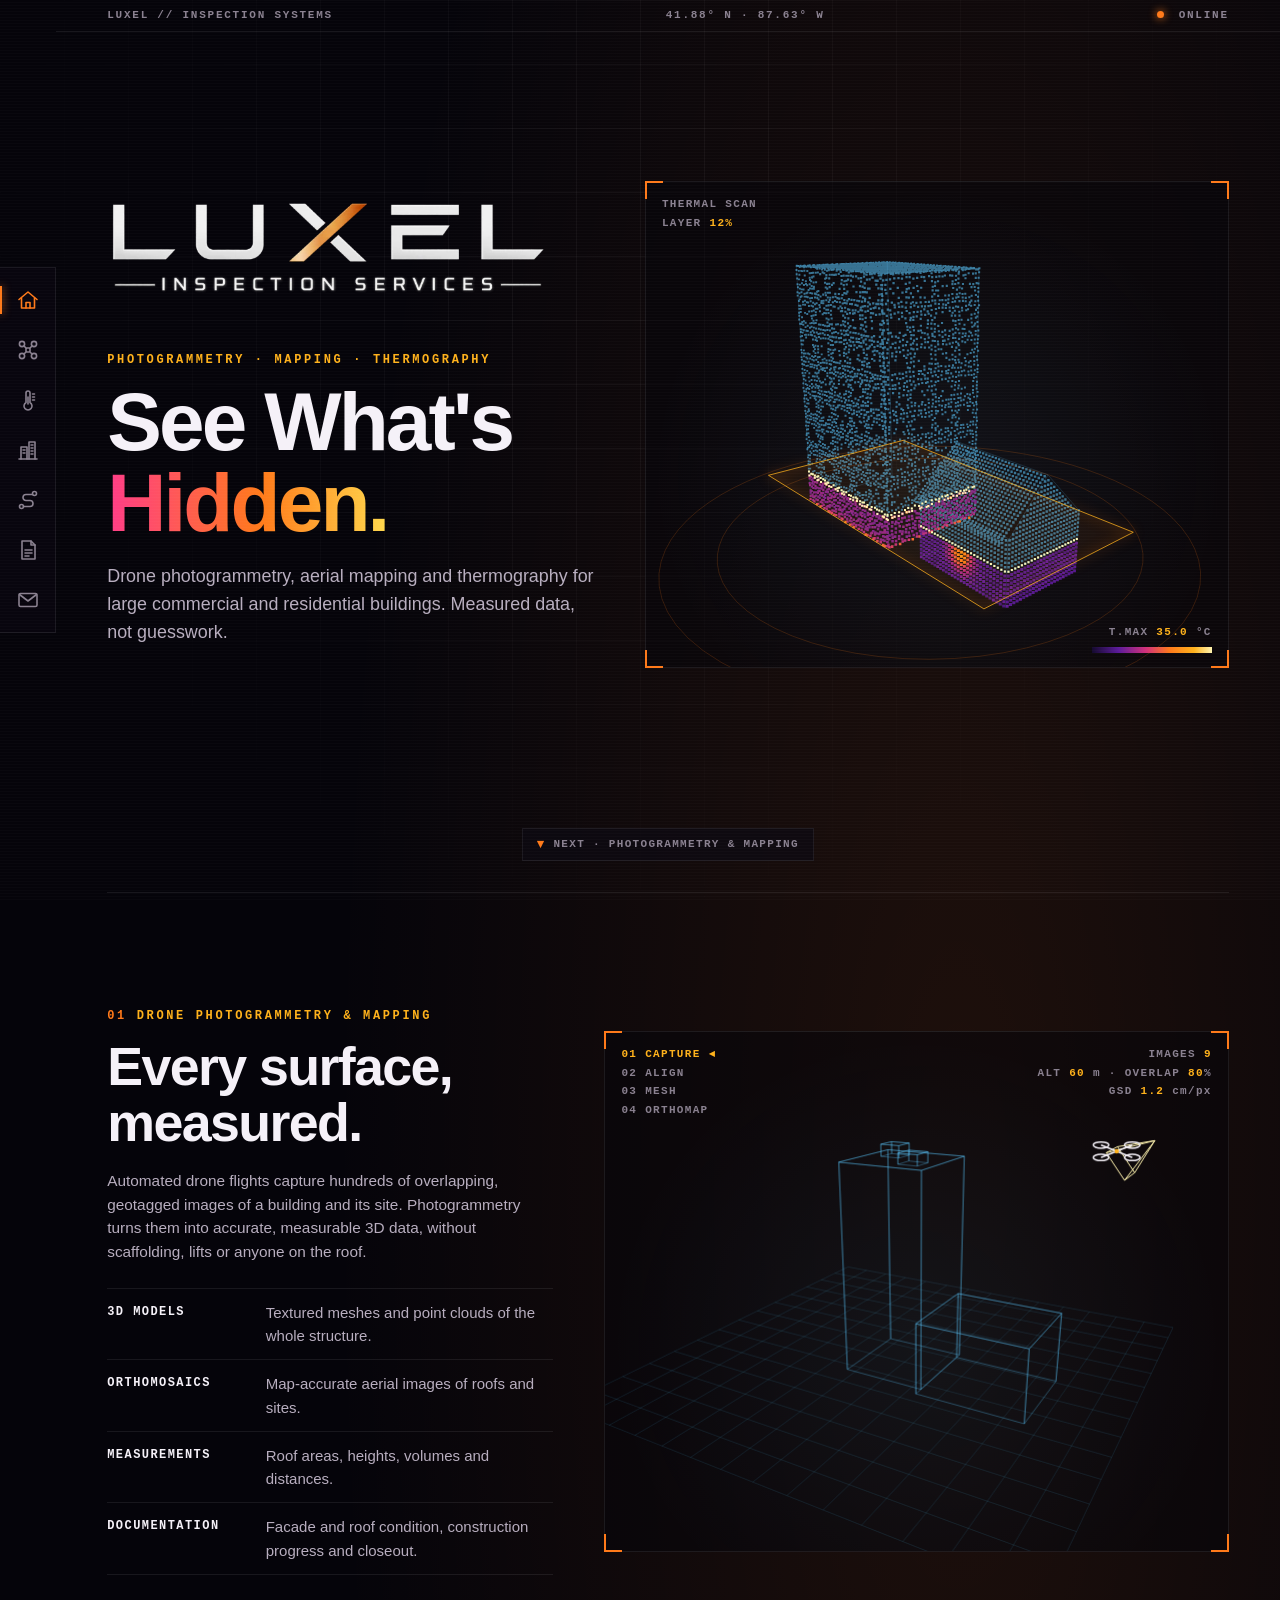
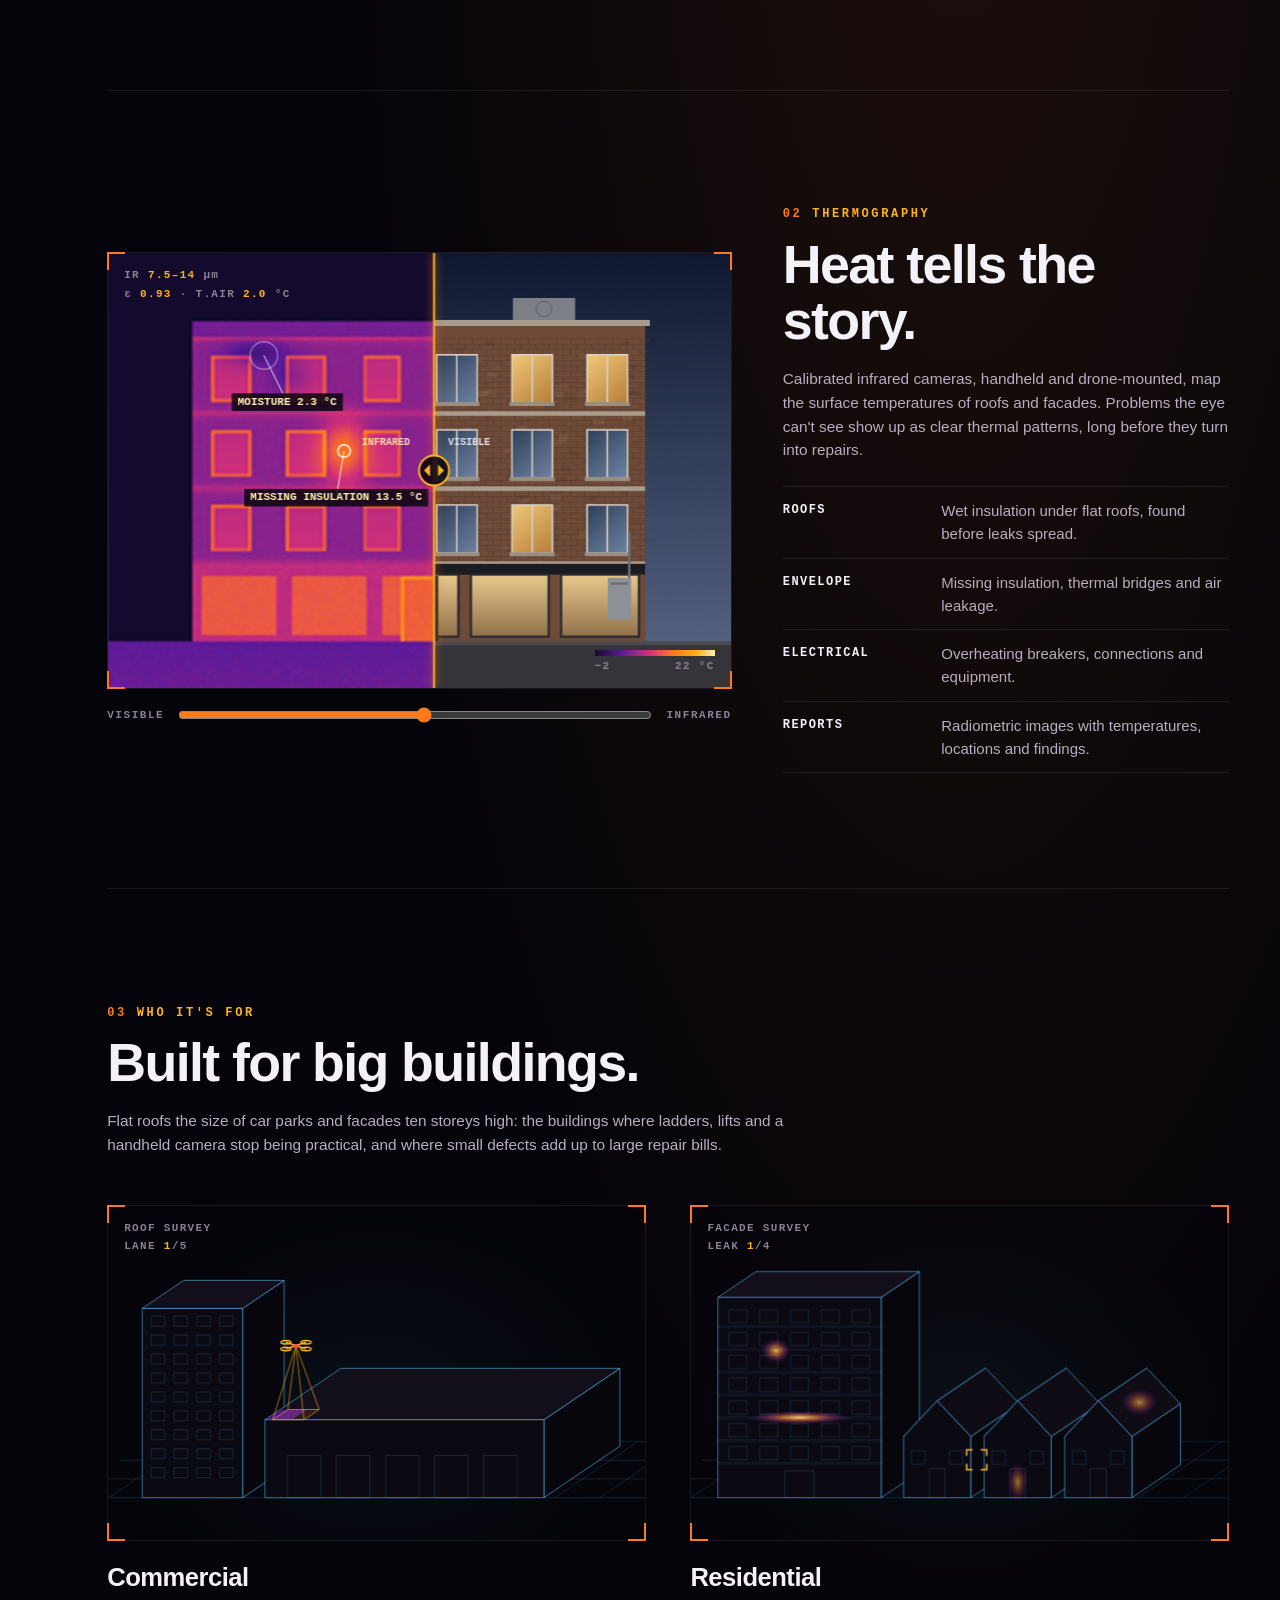
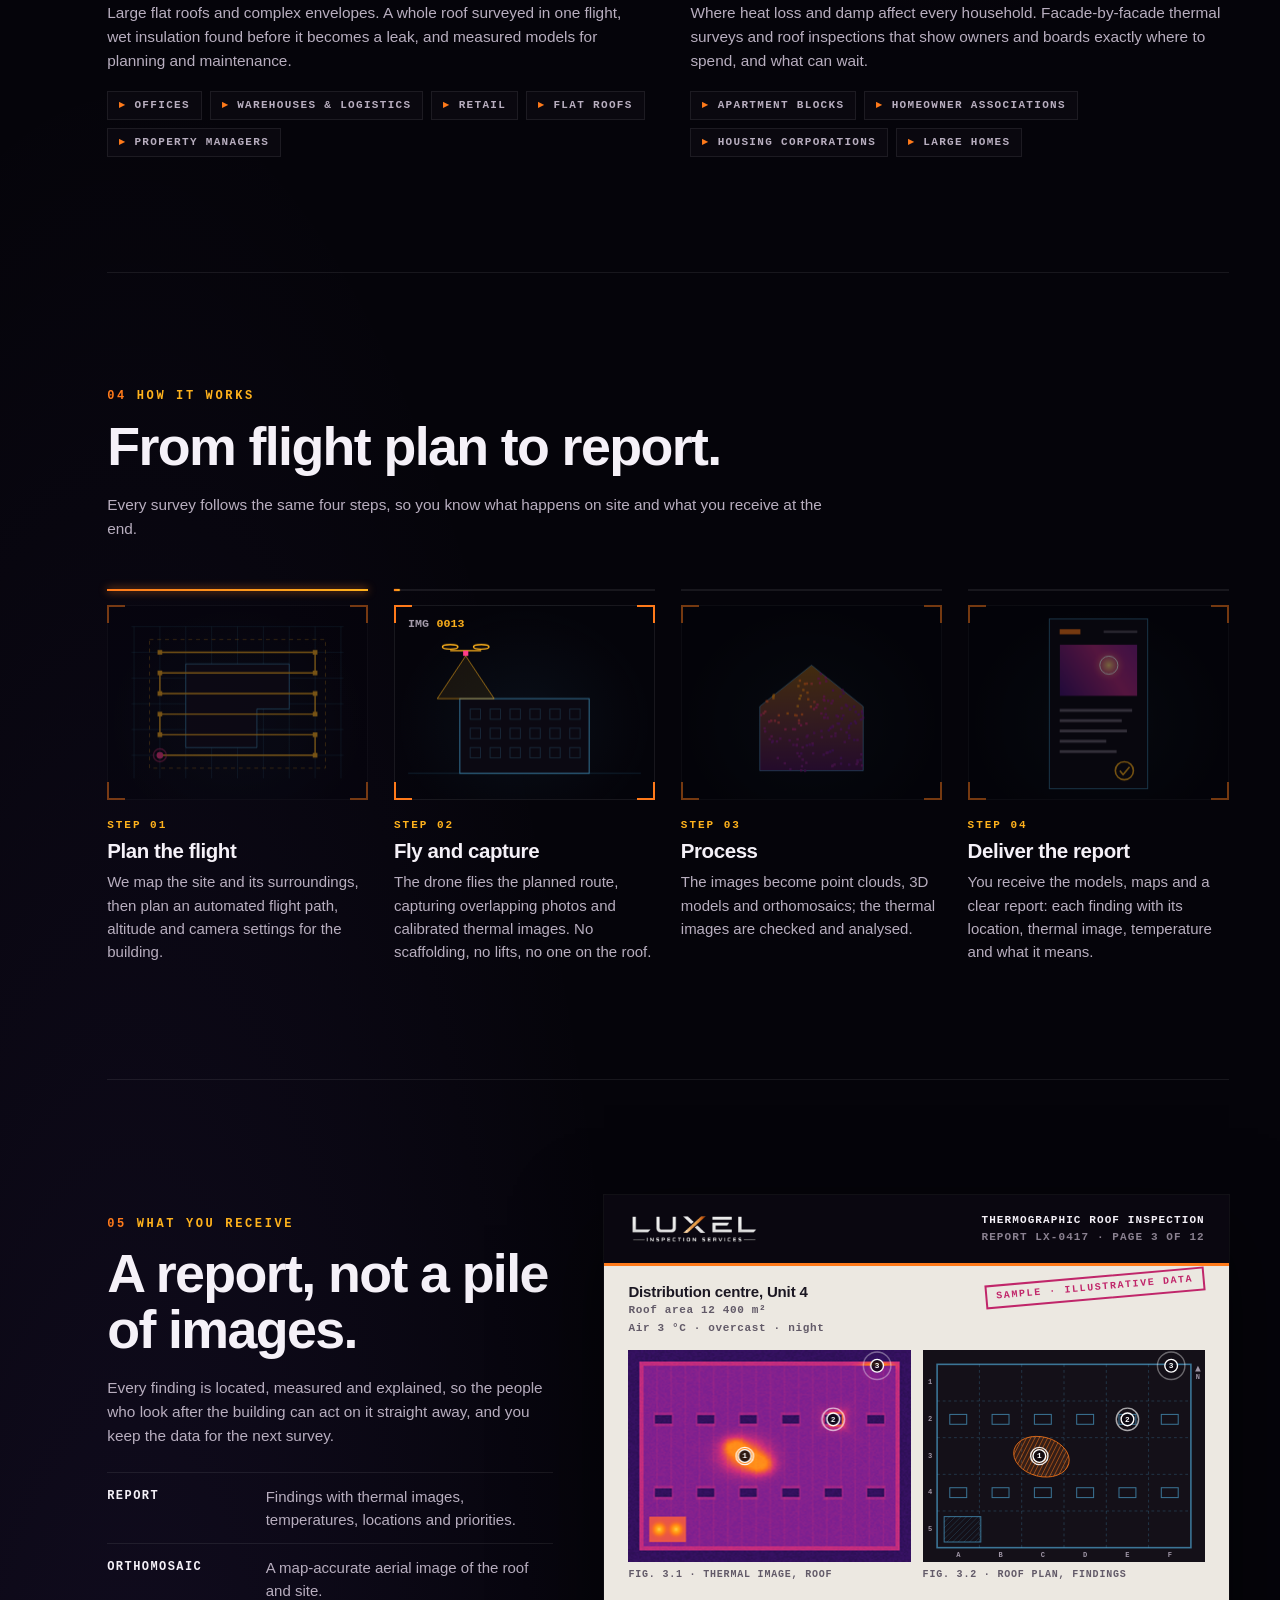
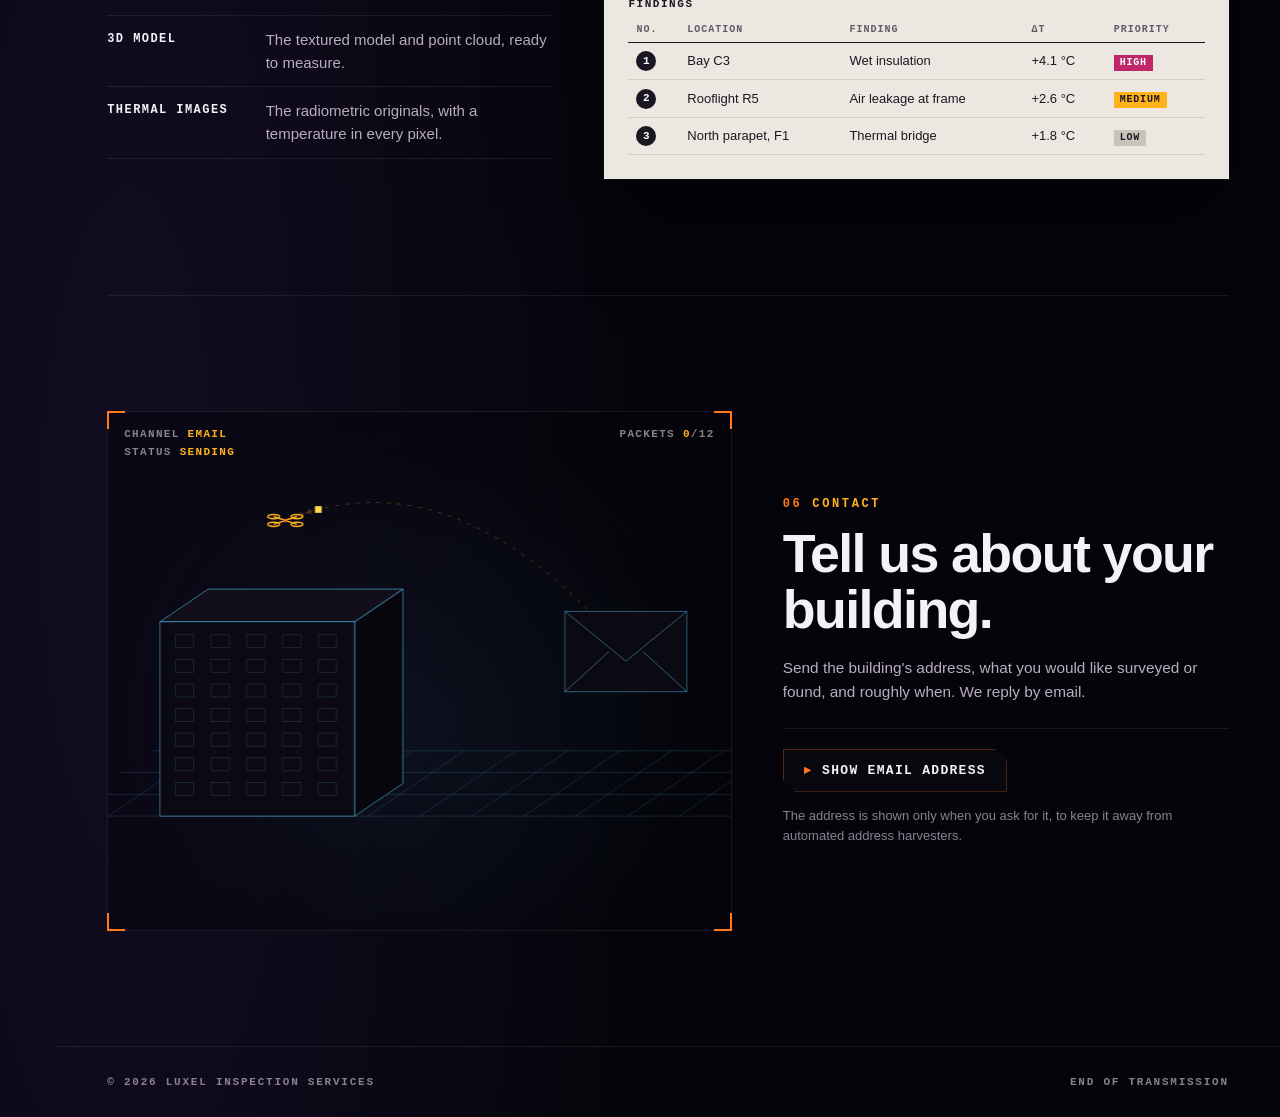
<file: docs/index.html>
<!doctype html>
<html lang="en">

<head>
    <meta charset="utf-8">
    <meta name="viewport" content="width=device-width, initial-scale=1">
    <title>Luxel — Inspection Services</title>
    <meta name="description"
        content="Luxel: drone photogrammetry, aerial mapping and thermography for large commercial and residential buildings.">
    <meta name="theme-color" content="#05040a">
    <meta property="og:type" content="website">
    <meta property="og:url" content="https://luxel.tech/">
    <meta property="og:title" content="Luxel — Inspection Services">
    <meta property="og:description"
        content="Drone photogrammetry, aerial mapping and thermography for large commercial and residential buildings.">
    <meta property="og:image" content="https://luxel.tech/assets/img/social-card.png">
    <meta property="og:image:width" content="1200">
    <meta property="og:image:height" content="630">
    <meta property="og:image:alt" content="The Luxel logo and &quot;See What's Hidden.&quot; beside a point-cloud building in thermal colours.">
    <meta name="twitter:card" content="summary_large_image">
    <link rel="icon" href="assets/img/favicon.png">
    <link rel="stylesheet" href="style.css">
    <script src="main.js" defer></script>
</head>

<body class="has-rail">
    <div class="hud-bar" aria-hidden="true">
        <span>LUXEL // INSPECTION SYSTEMS</span>
        <span class="hud-bar-mid">41.88° N · 87.63° W</span>
        <span><i class="dot"></i> ONLINE</span>
    </div>

    <nav class="rail" aria-label="Sections">
        <ul>
            <li><a href="#top" data-rail="top" aria-current="location">
                    <svg viewBox="0 0 24 24" aria-hidden="true"><path d="M3 11.5 12 4l9 7.5"/><path d="M5.5 10v10h13V10"/><path d="M10 20v-5.5h4V20"/></svg>
                    <span class="rail-label">Home</span></a></li>
            <li><a href="#photogrammetry" data-rail="photogrammetry">
                    <svg viewBox="0 0 24 24" aria-hidden="true"><circle cx="6" cy="6" r="2.6"/><circle cx="18" cy="6" r="2.6"/><circle cx="6" cy="18" r="2.6"/><circle cx="18" cy="18" r="2.6"/><path d="M8 8l2.2 2.2M16 8l-2.2 2.2M8 16l2.2-2.2M16 16l-2.2-2.2"/><rect x="10" y="10" width="4" height="4" rx="1"/></svg>
                    <span class="rail-label">Photogrammetry &amp; Mapping</span></a></li>
            <li><a href="#thermography" data-rail="thermography">
                    <svg viewBox="0 0 24 24" aria-hidden="true"><path d="M10 14.5V5a2 2 0 0 1 4 0v9.5a4 4 0 1 1-4 0z"/><path d="M12 9v7"/><path d="M16.5 6h2M16.5 9h2M16.5 12h2"/></svg>
                    <span class="rail-label">Thermography</span></a></li>
            <li><a href="#who" data-rail="who">
                    <svg viewBox="0 0 24 24" aria-hidden="true"><path d="M3 21h18"/><path d="M5 21V9h6v12"/><path d="M13 21V4h6v17"/><path d="M7 12h2M7 15h2M15 7h2M15 10h2M15 13h2M15 16h2"/></svg>
                    <span class="rail-label">Who it's for</span></a></li>
            <li><a href="#how" data-rail="how">
                    <svg viewBox="0 0 24 24" aria-hidden="true"><circle cx="5.5" cy="18.5" r="2"/><circle cx="18.5" cy="5.5" r="2"/><path d="M7.5 18.5H14a3 3 0 0 0 0-6h-4a3 3 0 0 1 0-6h6.5"/></svg>
                    <span class="rail-label">How it works</span></a></li>
            <li><a href="#deliverables" data-rail="deliverables">
                    <svg viewBox="0 0 24 24" aria-hidden="true"><path d="M6 3h9l4 4v14H6z"/><path d="M15 3v4h4"/><path d="M9 12h7M9 15h7M9 18h4"/></svg>
                    <span class="rail-label">Report</span></a></li>
            <li><a href="#contact" data-rail="contact">
                    <svg viewBox="0 0 24 24" aria-hidden="true"><rect x="3" y="5.5" width="18" height="13" rx="1.5"/><path d="M3.5 6.5 12 13l8.5-6.5"/></svg>
                    <span class="rail-label">Contact</span></a></li>
        </ul>
    </nav>

    <main>
        <section class="hero" id="top" aria-labelledby="hero-title">
            <div class="hero-text">
                <img class="logo" src="assets/img/luxel-logo-700.webp"
                    srcset="assets/img/luxel-logo-700.webp 1x, assets/img/luxel-logo-1400.webp 2x" width="700"
                    height="233" alt="Luxel Inspection Services">
                <p class="eyebrow">Photogrammetry · Mapping · Thermography</p>
                <h1 id="hero-title">See What's <span class="hot">Hidden.</span></h1>
                <p class="lede">Drone photogrammetry, aerial mapping and thermography for large commercial and
                    residential buildings. Measured data, not guesswork.</p>
            </div>

            <figure class="scene hero-scene">
                <canvas id="hero-canvas" role="img"
                    aria-label="A point-cloud model of a mid-rise building and a house, turning slowly while a scan plane sweeps up them and recolours each point from cold blue to a thermal heat map."></canvas>
                <div class="hud" aria-hidden="true">
                    <i class="corner tl"></i><i class="corner tr"></i><i class="corner bl"></i><i class="corner br"></i>
                    <div class="readout top-left">
                        <span>THERMAL SCAN</span>
                        <span>LAYER <b data-hud="scan">0%</b></span>
                    </div>
                    <div class="readout bottom-right">
                        <span>T.MAX <b data-hud="tmax">--.-</b> °C</span>
                        <span class="ramp"></span>
                    </div>
                </div>
            </figure>
            <a class="step-link next" href="#photogrammetry"><span aria-hidden="true">▾</span> Next · Photogrammetry &amp; Mapping</a>
        </section>

        <section class="service" id="photogrammetry" aria-labelledby="pg-title">
            <a class="step-link prev" href="#top"><span aria-hidden="true">▴</span> Previous · Home</a>
            <div class="service-text">
                <p class="eyebrow"><span class="idx">01</span> Drone photogrammetry &amp; mapping</p>
                <h2 id="pg-title">Every surface, measured.</h2>
                <p>Automated drone flights capture hundreds of overlapping, geotagged images of a building and its
                    site. Photogrammetry turns them into accurate, measurable 3D data, without scaffolding, lifts or
                    anyone on the roof.</p>
                <ul class="specs">
                    <li><b>3D models</b> Textured meshes and point clouds of the whole structure.</li>
                    <li><b>Orthomosaics</b> Map-accurate aerial images of roofs and sites.</li>
                    <li><b>Measurements</b> Roof areas, heights, volumes and distances.</li>
                    <li><b>Documentation</b> Facade and roof condition, construction progress and closeout.</li>
                </ul>
            </div>

            <figure class="scene pg-scene">
                <canvas id="pg-canvas" role="img"
                    aria-label="A drone circles a tower and its low wing taking photos; the photos become a point cloud, then a shaded 3D model, then the view turns top-down and an orthomosaic map of the site tiles in with a survey grid and ground control points."></canvas>
                <div class="hud" aria-hidden="true">
                    <i class="corner tl"></i><i class="corner tr"></i><i class="corner bl"></i><i class="corner br"></i>
                    <ol class="readout top-left stages" data-stages>
                        <li>01 CAPTURE</li>
                        <li>02 ALIGN</li>
                        <li>03 MESH</li>
                        <li>04 ORTHOMAP</li>
                    </ol>
                    <div class="readout top-right">
                        <span>IMAGES <b data-hud="images">0</b></span>
                        <span>ALT <b>60</b> m · OVERLAP <b>80</b>%</span>
                        <span>GSD <b>1.2</b> cm/px</span>
                    </div>
                </div>
            </figure>
            <a class="step-link next" href="#thermography"><span aria-hidden="true">▾</span> Next · Thermography</a>
        </section>

        <section class="service flip" id="thermography" aria-labelledby="ir-title">
            <a class="step-link prev" href="#photogrammetry"><span aria-hidden="true">▴</span> Previous · Photogrammetry &amp; Mapping</a>
            <div class="service-text">
                <p class="eyebrow"><span class="idx">02</span> Thermography</p>
                <h2 id="ir-title">Heat tells the story.</h2>
                <p>Calibrated infrared cameras, handheld and drone-mounted, map the surface temperatures of roofs and
                    facades. Problems the eye can't see show up as clear thermal patterns, long before they turn into
                    repairs.</p>
                <ul class="specs">
                    <li><b>Roofs</b> Wet insulation under flat roofs, found before leaks spread.</li>
                    <li><b>Envelope</b> Missing insulation, thermal bridges and air leakage.</li>
                    <li><b>Electrical</b> Overheating breakers, connections and equipment.</li>
                    <li><b>Reports</b> Radiometric images with temperatures, locations and findings.</li>
                </ul>
            </div>

            <div class="ir-wrap">
                <figure class="scene ir-scene">
                    <canvas id="ir-canvas" role="img"
                        aria-label="An apartment block with shops on the ground floor, split by a sliding divider into a visible-light photo and an infrared image. The infrared side shows missing insulation between two windows, warm air leaking above a top-floor window, a cold damp patch below the roof edge, and an overheating breaker in an electrical panel."></canvas>
                    <div class="hud" aria-hidden="true">
                        <i class="corner tl"></i><i class="corner tr"></i><i class="corner bl"></i><i class="corner br"></i>
                        <div class="readout top-left">
                            <span>IR <b>7.5–14</b> µm</span>
                            <span>ε <b>0.93</b> · T.AIR <b>2.0</b> °C</span>
                        </div>
                        <div class="readout bottom-right">
                            <span class="ramp"></span>
                            <span class="ramp-scale"><span>−2</span><span>22 °C</span></span>
                        </div>
                    </div>
                </figure>
                <label class="ir-slider">
                    <span>Visible</span>
                    <input id="ir-wipe" type="range" min="0" max="100" value="50"
                        aria-label="Infrared view: drag to compare the visible and infrared images">
                    <span>Infrared</span>
                </label>
            </div>
            <a class="step-link next" href="#who"><span aria-hidden="true">▾</span> Next · Who it's for</a>
        </section>

        <section class="audience" id="who" aria-labelledby="who-title">
            <a class="step-link prev" href="#thermography"><span aria-hidden="true">▴</span> Previous · Thermography</a>
            <div class="section-head">
                <p class="eyebrow"><span class="idx">03</span> Who it's for</p>
                <h2 id="who-title">Built for big buildings.</h2>
                <p>Flat roofs the size of car parks and facades ten storeys high: the buildings where ladders,
                    lifts and a handheld camera stop being practical, and where small defects add up to large
                    repair bills.</p>
            </div>

            <div class="audience-grid">
                <article class="audience-panel">
                    <figure class="scene audience-scene">
                        <canvas id="com-canvas" role="img"
                            aria-label="An office block beside a large flat-roofed warehouse. A drone flies back and forth over the roof, and a thermal grid fills in behind it, showing a warm patch of wet insulation."></canvas>
                        <div class="hud" aria-hidden="true">
                            <i class="corner tl"></i><i class="corner tr"></i><i class="corner bl"></i><i class="corner br"></i>
                            <div class="readout top-left">
                                <span>ROOF SURVEY</span>
                                <span>LANE <b data-hud="lane">1</b>/5</span>
                            </div>
                        </div>
                    </figure>
                    <h3>Commercial</h3>
                    <p>Large flat roofs and complex envelopes. A whole roof surveyed in one flight, wet insulation
                        found before it becomes a leak, and measured models for planning and maintenance.</p>
                    <ul class="clients" aria-label="Commercial clients">
                        <li>Offices</li>
                        <li>Warehouses &amp; logistics</li>
                        <li>Retail</li>
                        <li>Flat roofs</li>
                        <li>Property managers</li>
                    </ul>
                </article>

                <article class="audience-panel">
                    <figure class="scene audience-scene">
                        <canvas id="res-canvas" role="img"
                            aria-label="An apartment block beside a row of gabled houses. Heat leaks glow on them, at a window frame, a floor slab, a roof and a front door, and a crosshair moves from one to the next, labelling each with its temperature."></canvas>
                        <div class="hud" aria-hidden="true">
                            <i class="corner tl"></i><i class="corner tr"></i><i class="corner bl"></i><i class="corner br"></i>
                            <div class="readout top-left">
                                <span>FACADE SURVEY</span>
                                <span>LEAK <b data-hud="leaks">1</b>/4</span>
                            </div>
                        </div>
                    </figure>
                    <h3>Residential</h3>
                    <p>Where heat loss and damp affect every household. Facade-by-facade thermal surveys and roof
                        inspections that show owners and boards exactly where to spend, and what can wait.</p>
                    <ul class="clients" aria-label="Residential clients">
                        <li>Apartment blocks</li>
                        <li>Homeowner associations</li>
                        <li>Housing corporations</li>
                        <li>Large homes</li>
                    </ul>
                </article>
            </div>
            <a class="step-link next" href="#how"><span aria-hidden="true">▾</span> Next · How it works</a>
        </section>

        <section class="how" id="how" aria-labelledby="how-title">
            <a class="step-link prev" href="#who"><span aria-hidden="true">▴</span> Previous · Who it's for</a>
            <div class="section-head">
                <p class="eyebrow"><span class="idx">04</span> How it works</p>
                <h2 id="how-title">From flight plan to report.</h2>
                <p>Every survey follows the same four steps, so you know what happens on site and what you
                    receive at the end.</p>
            </div>

            <ol class="how-steps">
                <li class="how-step">
                    <i class="how-bar" aria-hidden="true"></i>
                    <figure class="scene how-scene">
                        <canvas id="how-plan" role="img"
                            aria-label="A top-down site plan of an L-shaped building, with a back-and-forth flight path drawing itself over it and waypoints at each turn."></canvas>
                        <div class="hud" aria-hidden="true">
                            <i class="corner tl"></i><i class="corner tr"></i><i class="corner bl"></i><i class="corner br"></i>
                        </div>
                    </figure>
                    <p class="how-num">STEP 01</p>
                    <h3>Plan the flight</h3>
                    <p>We map the site and its surroundings, then plan an automated flight path, altitude and camera
                        settings for the building.</p>
                </li>
                <li class="how-step">
                    <i class="how-bar" aria-hidden="true"></i>
                    <figure class="scene how-scene">
                        <canvas id="how-fly" role="img"
                            aria-label="A drone flies back and forth over a building, its camera flashing as it takes photos while an image counter climbs."></canvas>
                        <div class="hud" aria-hidden="true">
                            <i class="corner tl"></i><i class="corner tr"></i><i class="corner bl"></i><i class="corner br"></i>
                        </div>
                    </figure>
                    <p class="how-num">STEP 02</p>
                    <h3>Fly and capture</h3>
                    <p>The drone flies the planned route, capturing overlapping photos and calibrated thermal images.
                        No scaffolding, no lifts, no one on the roof.</p>
                </li>
                <li class="how-step">
                    <i class="how-bar" aria-hidden="true"></i>
                    <figure class="scene how-scene">
                        <canvas id="how-process" role="img"
                            aria-label="Scattered points drift together into the shape of a building, which then fills with thermal colour."></canvas>
                        <div class="hud" aria-hidden="true">
                            <i class="corner tl"></i><i class="corner tr"></i><i class="corner bl"></i><i class="corner br"></i>
                        </div>
                    </figure>
                    <p class="how-num">STEP 03</p>
                    <h3>Process</h3>
                    <p>The images become point clouds, 3D models and orthomosaics; the thermal images are checked and
                        analysed.</p>
                </li>
                <li class="how-step">
                    <i class="how-bar" aria-hidden="true"></i>
                    <figure class="scene how-scene">
                        <canvas id="how-report" role="img"
                            aria-label="A report page fills in: a thermal image with a marked finding, lines of text, and a check mark."></canvas>
                        <div class="hud" aria-hidden="true">
                            <i class="corner tl"></i><i class="corner tr"></i><i class="corner bl"></i><i class="corner br"></i>
                        </div>
                    </figure>
                    <p class="how-num">STEP 04</p>
                    <h3>Deliver the report</h3>
                    <p>You receive the models, maps and a clear report: each finding with its location, thermal image,
                        temperature and what it means.</p>
                </li>
            </ol>
            <a class="step-link next" href="#deliverables"><span aria-hidden="true">▾</span> Next · Report</a>
        </section>

        <section class="service deliver" id="deliverables" aria-labelledby="deliver-title">
            <a class="step-link prev" href="#how"><span aria-hidden="true">▴</span> Previous · How it works</a>
            <div class="service-text">
                <p class="eyebrow"><span class="idx">05</span> What you receive</p>
                <h2 id="deliver-title">A report, not a pile of images.</h2>
                <p>Every finding is located, measured and explained, so the people who look after the building can
                    act on it straight away, and you keep the data for the next survey.</p>
                <ul class="specs">
                    <li><b>Report</b> Findings with thermal images, temperatures, locations and priorities.</li>
                    <li><b>Orthomosaic</b> A map-accurate aerial image of the roof and site.</li>
                    <li><b>3D model</b> The textured model and point cloud, ready to measure.</li>
                    <li><b>Thermal images</b> The radiometric originals, with a temperature in every pixel.</li>
                </ul>
            </div>

            <article class="report" aria-label="Sample inspection report (illustrative data)">
                <header class="report-head">
                    <img src="assets/img/luxel-logo-700.webp" width="700" height="233" alt="Luxel">
                    <div class="report-title">
                        <span>Thermographic roof inspection</span>
                        <span>Report LX-0417 · page 3 of 12</span>
                    </div>
                </header>
                <div class="report-body">
                    <span class="report-stamp" aria-hidden="true">Sample · illustrative data</span>
                    <p class="report-meta">
                        <span>Distribution centre, Unit 4</span>
                        <span>Roof area 12 400 m²</span>
                        <span>Air 3 °C · overcast · night</span>
                    </p>
                    <div class="report-figs">
                        <figure>
                            <canvas id="rep-ir" role="img"
                                aria-label="A top-down thermal image of a flat warehouse roof with three numbered findings: a warm patch of wet insulation, a warm frame round a rooflight, and a warm strip along the north parapet."></canvas>
                            <figcaption>Fig. 3.1 · Thermal image, roof</figcaption>
                        </figure>
                        <figure>
                            <canvas id="rep-plan" role="img"
                                aria-label="A roof plan with a grid of bays lettered A to F and numbered 1 to 5, rooflights, a plant deck, and the same three numbered findings."></canvas>
                            <figcaption>Fig. 3.2 · Roof plan, findings</figcaption>
                        </figure>
                    </div>
                    <table class="report-table">
                        <caption>Findings</caption>
                        <thead>
                            <tr><th>No.</th><th>Location</th><th>Finding</th><th>ΔT</th><th>Priority</th></tr>
                        </thead>
                        <tbody>
                            <tr data-finding="0" tabindex="0"><td><span class="badge">1</span></td><td>Bay C3</td>
                                <td>Wet insulation</td><td>+4.1 °C</td><td><span class="prio high">High</span></td></tr>
                            <tr data-finding="1" tabindex="0"><td><span class="badge">2</span></td><td>Rooflight R5</td>
                                <td>Air leakage at frame</td><td>+2.6 °C</td><td><span class="prio med">Medium</span></td></tr>
                            <tr data-finding="2" tabindex="0"><td><span class="badge">3</span></td><td>North parapet, F1</td>
                                <td>Thermal bridge</td><td>+1.8 °C</td><td><span class="prio low">Low</span></td></tr>
                        </tbody>
                    </table>
                </div>
            </article>
            <a class="step-link next" href="#contact"><span aria-hidden="true">▾</span> Next · Contact</a>
        </section>

        <section class="service flip contact" id="contact" aria-labelledby="contact-title">
            <a class="step-link prev" href="#deliverables"><span aria-hidden="true">▴</span> Previous · Report</a>
            <div class="service-text">
                <p class="eyebrow"><span class="idx">06</span> Contact</p>
                <h2 id="contact-title">Tell us about your building.</h2>
                <p>Send the building's address, what you would like surveyed or found, and roughly when. We reply by
                    email.</p>
                <div class="contact-box">
                    <button class="contact-reveal" type="button" hidden><span aria-hidden="true">▸</span> Show email address</button>
                    <p class="contact-address" hidden>
                        <a class="contact-mail"></a>
                        <button class="contact-copy" type="button">Copy</button>
                    </p>
                    <p class="contact-status" role="status"></p>
                    <noscript><p class="contact-note">The email address appears here with JavaScript turned on.</p></noscript>
                    <p class="contact-note">The address is shown only when you ask for it, to keep it away from automated
                        address harvesters.</p>
                </div>
            </div>

            <figure class="scene contact-scene">
                <canvas id="contact-canvas" role="img"
                    aria-label="A drone hovering over a building sends a stream of data packets along an arc to an envelope, which lights up with a tick when they have all arrived."></canvas>
                <div class="hud" aria-hidden="true">
                    <i class="corner tl"></i><i class="corner tr"></i><i class="corner bl"></i><i class="corner br"></i>
                    <div class="readout top-left">
                        <span>CHANNEL <b>EMAIL</b></span>
                        <span>STATUS <b data-hud="link">SENDING</b></span>
                    </div>
                    <div class="readout top-right">
                        <span>PACKETS <b data-hud="packets">0</b>/12</span>
                    </div>
                </div>
            </figure>
        </section>
    </main>

    <footer class="site-footer">
        <span>© 2026 Luxel Inspection Services</span>
        <span aria-hidden="true">END OF TRANSMISSION</span>
    </footer>
</body>

</html>
</file>
<file: docs/style.css>
/* Luxel splash page. Colours follow the brand palette of the main LUXEL site. */
:root {
    color-scheme: dark;
    --bg: #05040a;
    --bg-soft: #0a0710;
    --panel: rgba(13, 10, 19, 0.72);
    --text: #f5f1f8;
    --text-soft: #b8aebf;
    --text-dim: #8a8190;
    --line: rgba(255, 126, 55, 0.28);
    --line-soft: rgba(255, 255, 255, 0.08);
    --orange: #ff7a1a;
    --amber: #ffb21c;
    --yellow: #ffd84c;
    --magenta: #ff3c88;
    --violet: #8b5cf6;
    --cyan: #5cc8ff;
    --ironbow: linear-gradient(90deg, #140a2e, #5b1a9a 22%, #d2307a 45%, #ff7a1a 65%, #ffb21c 85%, #fff4b0);
    --sans: Inter, -apple-system, BlinkMacSystemFont, "Segoe UI", Arial, sans-serif;
    --mono: ui-monospace, "SF Mono", "Cascadia Mono", "Roboto Mono", Consolas, monospace;
    --gutter: clamp(16px, 4vw, 56px);
    --max: 1320px;
    --rail: 56px;
}

*,
*::before,
*::after {
    box-sizing: border-box;
}

html {
    scroll-behavior: smooth;
}

body {
    margin: 0;
    min-height: 100vh;
    font-family: var(--sans);
    color: var(--text);
    line-height: 1.55;
    background:
        radial-gradient(ellipse 70% 50% at 75% 20%, rgba(255, 122, 26, 0.10), transparent 70%),
        radial-gradient(ellipse 60% 50% at 10% 90%, rgba(139, 92, 246, 0.10), transparent 70%),
        var(--bg);
    overflow-x: hidden;
}

/* Blueprint grid and faint scanlines over everything. */
body::before,
body::after {
    content: "";
    position: fixed;
    inset: 0;
    pointer-events: none;
    z-index: -1;
}

body::before {
    background-image:
        linear-gradient(var(--line-soft) 1px, transparent 1px),
        linear-gradient(90deg, var(--line-soft) 1px, transparent 1px);
    background-size: 64px 64px;
    mask-image: radial-gradient(ellipse at 50% 30%, #000 20%, transparent 80%);
    opacity: 0.55;
}

body::after {
    z-index: 50;
    background: repeating-linear-gradient(0deg, rgba(255, 255, 255, 0.018) 0 1px, transparent 1px 3px);
}

a {
    color: inherit;
}

:focus-visible {
    outline: 2px solid var(--amber);
    outline-offset: 3px;
}

/* The section rail sits in a strip on the left; the page keeps clear of it. */
body.has-rail {
    padding-left: var(--rail);
}

/* ---------- section rail ---------- */
.rail {
    position: fixed;
    top: 50%;
    left: 0;
    z-index: 40;
    width: var(--rail);
    transform: translateY(-50%);
}

.rail ul {
    display: flex;
    flex-direction: column;
    gap: 6px;
    margin: 0;
    padding: 10px 0;
    list-style: none;
    border: 1px solid var(--line-soft);
    border-left: 0;
    background: rgba(10, 7, 16, 0.82);
    backdrop-filter: blur(6px);
}

.rail a {
    position: relative;
    display: grid;
    place-items: center;
    height: 44px;
    color: var(--text-dim);
    text-decoration: none;
    transition: color 0.2s;
}

.rail svg {
    width: 24px;
    height: 24px;
    fill: none;
    stroke: currentColor;
    stroke-width: 1.6;
    stroke-linecap: round;
    stroke-linejoin: round;
}

.rail a:hover,
.rail a:focus-visible {
    color: var(--text);
}

.rail a[aria-current] {
    color: var(--orange);
}

.rail a[aria-current]::before {
    content: "";
    position: absolute;
    top: 8px;
    bottom: 8px;
    left: 0;
    width: 2px;
    background: var(--orange);
    box-shadow: 0 0 8px var(--orange);
}

.rail a:focus-visible {
    outline-offset: -4px;
}

/* The label pops out to the right of its icon on hover or keyboard focus. */
.rail-label {
    position: absolute;
    top: 50%;
    left: calc(100% + 6px);
    padding: 9px 12px;
    border: 1px solid var(--line);
    background: rgba(10, 7, 16, 0.94);
    font: 700 11px/1 var(--mono);
    letter-spacing: 0.12em;
    text-transform: uppercase;
    white-space: nowrap;
    color: var(--text);
    opacity: 0;
    pointer-events: none;
    transform: translate(-8px, -50%);
    transition: opacity 0.2s, transform 0.2s;
}

.rail a:hover .rail-label,
.rail a:focus-visible .rail-label {
    opacity: 1;
    transform: translate(0, -50%);
}

/* ---------- next / previous section links ---------- */
.hero,
.service,
.audience,
.how {
    position: relative;
}

.step-link {
    position: absolute;
    left: 50%;
    display: inline-flex;
    align-items: center;
    gap: 8px;
    max-width: 100%;
    padding: 8px 14px;
    border: 1px solid var(--line-soft);
    background: var(--panel);
    font: 700 11px/1.2 var(--mono);
    letter-spacing: 0.12em;
    text-transform: uppercase;
    white-space: nowrap;
    text-decoration: none;
    color: var(--text-dim);
    transform: translateX(-50%);
    transition: color 0.2s, border-color 0.2s, opacity 0.3s, visibility 0.3s;
}

/* Once main.js tracks the section on screen, only that section shows its links (hidden ones also leave the Tab order). */
.section-spy section:not(.is-current) > .step-link {
    opacity: 0;
    visibility: hidden;
}

.step-link span {
    color: var(--orange);
    font-size: 13px;
}

.step-link:hover {
    color: var(--text);
    border-color: var(--orange);
}

.step-link.prev {
    top: clamp(12px, 2.4vw, 36px);
}

.step-link.next {
    bottom: clamp(12px, 2.4vw, 36px);
}

/* ---------- top HUD bar ---------- */
.hud-bar {
    display: flex;
    justify-content: space-between;
    gap: 16px;
    padding: 10px var(--gutter);
    font: 600 11px/1 var(--mono);
    letter-spacing: 0.16em;
    color: var(--text-dim);
    border-bottom: 1px solid var(--line-soft);
}

.dot {
    display: inline-block;
    width: 7px;
    height: 7px;
    margin-right: 6px;
    border-radius: 50%;
    background: var(--orange);
    box-shadow: 0 0 8px var(--orange);
    animation: blink 2.4s steps(1) infinite;
}

@keyframes blink {
    50% {
        opacity: 0.25;
    }
}

/* ---------- hero ---------- */
.hero {
    display: grid;
    grid-template-columns: minmax(0, 5fr) minmax(0, 6fr);
    align-items: center;
    gap: clamp(24px, 4vw, 64px);
    width: min(100% - 2 * var(--gutter), var(--max));
    min-height: calc(100vh - 40px);
    margin: 0 auto;
    padding: 40px 0 clamp(84px, 9vw, 120px);
}

.logo {
    display: block;
    width: min(100%, 460px);
    height: auto;
    margin: 0 0 28px -2%;
}

.eyebrow {
    margin: 0 0 14px;
    font: 700 12px/1.4 var(--mono);
    letter-spacing: 0.22em;
    text-transform: uppercase;
    color: var(--amber);
}

h1 {
    margin: 0 0 20px;
    font-size: clamp(42px, 6.4vw, 88px);
    line-height: 0.98;
    letter-spacing: -0.035em;
    font-weight: 800;
}

.hot {
    background: linear-gradient(90deg, var(--magenta), var(--orange) 55%, var(--yellow));
    -webkit-background-clip: text;
    background-clip: text;
    color: transparent;
}

.lede {
    max-width: 34em;
    margin: 0 0 32px;
    font-size: clamp(16px, 1.4vw, 19px);
    color: var(--text-soft);
}

.hero-links {
    display: flex;
    flex-wrap: wrap;
    gap: 12px;
}

.hero-links a {
    display: inline-flex;
    align-items: center;
    gap: 10px;
    padding: 12px 18px;
    border: 1px solid var(--line);
    background: var(--panel);
    font: 700 13px/1 var(--mono);
    letter-spacing: 0.1em;
    text-transform: uppercase;
    text-decoration: none;
    clip-path: polygon(0 0, calc(100% - 12px) 0, 100% 12px, 100% 100%, 12px 100%, 0 calc(100% - 12px));
    transition: background 0.2s, border-color 0.2s;
}

.hero-links a:hover {
    border-color: var(--orange);
    background: rgba(255, 122, 26, 0.14);
}

.hero-links span,
.idx {
    color: var(--orange);
}

/* ---------- service sections ---------- */
.service {
    display: grid;
    grid-template-columns: minmax(0, 5fr) minmax(0, 7fr);
    align-items: center;
    gap: clamp(24px, 4vw, 64px);
    width: min(100% - 2 * var(--gutter), var(--max));
    margin: 0 auto;
    padding: clamp(56px, 9vw, 120px) 0;
    border-top: 1px solid var(--line-soft);
    scroll-margin-top: 0;
}

.service.flip {
    grid-template-columns: minmax(0, 7fr) minmax(0, 5fr);
}

.service.flip .service-text {
    order: 2;
}

h2 {
    margin: 0 0 18px;
    font-size: clamp(32px, 4.2vw, 56px);
    line-height: 1.04;
    letter-spacing: -0.03em;
    font-weight: 800;
}

.service-text > p:not(.eyebrow) {
    margin: 0 0 24px;
    color: var(--text-soft);
    font-size: clamp(15px, 1.2vw, 17px);
}

.specs {
    display: grid;
    gap: 0;
    margin: 0;
    padding: 0;
    list-style: none;
    border-top: 1px solid var(--line-soft);
}

.specs li {
    display: grid;
    grid-template-columns: 9.5em 1fr;
    gap: 16px;
    padding: 12px 0;
    border-bottom: 1px solid var(--line-soft);
    color: var(--text-soft);
    font-size: 15px;
}

.specs b {
    font: 700 12px/1.9 var(--mono);
    letter-spacing: 0.12em;
    text-transform: uppercase;
    color: var(--text);
}

.stages {
    margin: 0;
    padding: 0;
    list-style: none;
}

.stages li {
    transition: color 0.3s;
}

.stages li.is-active {
    color: var(--amber);
}

.stages li.is-active::after {
    content: " ◂";
}

/* ---------- scenes (canvas + HUD overlay) ---------- */
.scene {
    position: relative;
    margin: 0;
    aspect-ratio: 6 / 5;
    background:
        radial-gradient(ellipse at 50% 60%, rgba(92, 200, 255, 0.06), transparent 70%),
        rgba(5, 4, 10, 0.5);
    border: 1px solid var(--line-soft);
}

.scene canvas {
    display: block;
    width: 100%;
    height: 100%;
}

.hud {
    position: absolute;
    inset: 0;
    pointer-events: none;
    font: 600 11px/1.5 var(--mono);
    letter-spacing: 0.12em;
    color: var(--text-dim);
}

.hud b {
    color: var(--amber);
    font-weight: 700;
}

.corner {
    position: absolute;
    width: 18px;
    height: 18px;
    border: 0 solid var(--orange);
}

.corner.tl { top: -1px; left: -1px; border-width: 2px 0 0 2px; }
.corner.tr { top: -1px; right: -1px; border-width: 2px 2px 0 0; }
.corner.bl { bottom: -1px; left: -1px; border-width: 0 0 2px 2px; }
.corner.br { bottom: -1px; right: -1px; border-width: 0 2px 2px 0; }

.readout {
    position: absolute;
    display: flex;
    flex-direction: column;
    gap: 2px;
}

.readout.top-left { top: 14px; left: 16px; }
.readout.top-right { top: 14px; right: 16px; text-align: right; }
.readout.bottom-left { bottom: 14px; left: 16px; }
.readout.bottom-right { bottom: 14px; right: 16px; align-items: flex-end; }

.ramp {
    display: block;
    width: 120px;
    height: 6px;
    margin-top: 4px;
    background: var(--ironbow);
}

/* ---------- thermography ---------- */
.ir-scene {
    aspect-ratio: 10 / 7;
    touch-action: pan-y;
    cursor: ew-resize;
}

.ramp-scale {
    display: flex;
    justify-content: space-between;
    width: 120px;
}

.ir-slider {
    display: flex;
    align-items: center;
    gap: 14px;
    margin-top: 14px;
    font: 600 11px/1 var(--mono);
    letter-spacing: 0.14em;
    text-transform: uppercase;
    color: var(--text-dim);
}

.ir-slider input {
    flex: 1;
    accent-color: var(--orange);
    height: 24px;
    margin: 0;
    cursor: pointer;
}

/* ---------- who it's for, how it works ---------- */
.audience,
.how {
    width: min(100% - 2 * var(--gutter), var(--max));
    margin: 0 auto;
    padding: clamp(56px, 9vw, 120px) 0;
    border-top: 1px solid var(--line-soft);
}

.section-head {
    max-width: 46em;
    margin-bottom: clamp(28px, 4vw, 48px);
}

.section-head > p:not(.eyebrow),
.audience-panel > p {
    margin: 0 0 18px;
    color: var(--text-soft);
    font-size: clamp(15px, 1.2vw, 17px);
}

.audience-grid {
    display: grid;
    grid-template-columns: repeat(2, minmax(0, 1fr));
    gap: clamp(24px, 3.5vw, 48px);
}

.audience-scene {
    aspect-ratio: 8 / 5;
}

h3 {
    margin: 22px 0 10px;
    font-size: clamp(22px, 2vw, 28px);
    line-height: 1.1;
    letter-spacing: -0.02em;
    font-weight: 800;
}

.clients {
    display: flex;
    flex-wrap: wrap;
    gap: 8px;
    margin: 0;
    padding: 0;
    list-style: none;
}

.clients li {
    padding: 8px 11px;
    border: 1px solid var(--line-soft);
    background: var(--panel);
    font: 600 11px/1 var(--mono);
    letter-spacing: 0.12em;
    text-transform: uppercase;
    color: var(--text-soft);
}

.clients li::before {
    content: "▸ ";
    color: var(--orange);
}

.how-steps {
    display: grid;
    grid-template-columns: repeat(4, minmax(0, 1fr));
    gap: clamp(16px, 2vw, 28px);
    margin: 0;
    padding: 0;
    list-style: none;
}

.how-step {
    position: relative;
    padding-top: 16px;
}

/* A bar over each step that fills while the step is active (main.js sets --fill). */
.how-bar {
    position: absolute;
    top: 0;
    left: 0;
    right: 0;
    height: 2px;
    background: var(--line-soft);
}

.how-bar::after {
    content: "";
    position: absolute;
    inset: 0;
    background: linear-gradient(90deg, var(--orange), var(--amber));
    box-shadow: 0 0 8px var(--orange);
    transform: scaleX(var(--fill, 1));
    transform-origin: left;
}

.how-scene {
    aspect-ratio: 4 / 3;
    transition: opacity 0.4s;
}

.how-steps.is-running .how-step:not(.is-active) .how-scene {
    opacity: 0.45;
}

.how-num {
    margin: 18px 0 0;
    font: 700 11px/1.4 var(--mono);
    letter-spacing: 0.18em;
    color: var(--amber);
}

.how-step h3 {
    margin: 6px 0 8px;
    font-size: clamp(19px, 1.6vw, 22px);
}

.how-step > p:last-child {
    margin: 0;
    color: var(--text-soft);
    font-size: 15px;
}

/* ---------- what you receive: a sample report page ---------- */
.report {
    --ink: #1b1722;
    --ink-soft: #625a68;
    --rule: #d3cdc4;
    position: relative;
    background: #ece8e1;
    color: var(--ink);
    font-size: 13px;
    line-height: 1.4;
    box-shadow: 0 30px 80px rgba(0, 0, 0, 0.55), 0 0 0 1px rgba(255, 255, 255, 0.06);
}

.report-head {
    display: flex;
    align-items: center;
    justify-content: space-between;
    gap: 16px;
    padding: 12px clamp(14px, 2vw, 24px);
    background: #0a0710;
    border-bottom: 3px solid var(--orange);
}

.report-head img {
    width: clamp(96px, 12vw, 132px);
    height: auto;
}

.report-title {
    display: flex;
    flex-direction: column;
    gap: 2px;
    text-align: right;
    font: 700 11px/1.3 var(--mono);
    letter-spacing: 0.1em;
    text-transform: uppercase;
    color: var(--text);
}

.report-title span + span {
    font-weight: 600;
    color: var(--text-dim);
}

.report-body {
    position: relative;
    padding: 16px clamp(14px, 2vw, 24px) clamp(16px, 2vw, 24px);
}

.report-stamp {
    position: absolute;
    top: 10px;
    right: clamp(14px, 2vw, 24px);
    z-index: 1;
    padding: 5px 9px;
    border: 2px solid #c0266a;
    background: rgba(236, 232, 225, 0.85);
    font: 800 10px/1 var(--mono);
    letter-spacing: 0.16em;
    text-transform: uppercase;
    color: #c0266a;
    transform: rotate(-5deg);
}

.report-meta {
    display: flex;
    flex-direction: column;
    gap: 2px;
    margin: 0 0 14px;
    font: 600 11px/1.4 var(--mono);
    letter-spacing: 0.06em;
    color: var(--ink-soft);
}

.report-meta span:first-child {
    font: 800 15px/1.3 var(--sans);
    letter-spacing: -0.01em;
    color: var(--ink);
}

.report-figs {
    display: grid;
    grid-template-columns: repeat(2, minmax(0, 1fr));
    gap: 12px;
    margin-bottom: 16px;
}

.report-figs figure {
    margin: 0;
}

.report-figs canvas {
    display: block;
    width: 100%;
    aspect-ratio: 4 / 3;
    background: #141018;
}

.report-figs figcaption {
    margin-top: 6px;
    font: 600 10px/1.3 var(--mono);
    letter-spacing: 0.08em;
    text-transform: uppercase;
    color: var(--ink-soft);
}

.report-table {
    width: 100%;
    border-collapse: collapse;
}

.report-table caption {
    padding-bottom: 6px;
    text-align: left;
    font: 700 11px/1.3 var(--mono);
    letter-spacing: 0.14em;
    text-transform: uppercase;
}

.report-table th {
    padding: 6px 8px;
    border-bottom: 1.5px solid var(--ink);
    text-align: left;
    font: 700 10px/1.3 var(--mono);
    letter-spacing: 0.1em;
    text-transform: uppercase;
    color: var(--ink-soft);
}

.report-table td {
    padding: 8px;
    border-bottom: 1px solid var(--rule);
    vertical-align: middle;
}

.report-table td:nth-child(4) {
    white-space: nowrap;
}

.report-table tbody tr {
    cursor: pointer;
    transition: background 0.2s;
}

.report-table tbody tr:hover,
.report-table tbody tr.is-active {
    background: rgba(255, 122, 26, 0.16);
}

.report-table tbody tr:focus-visible {
    outline: 2px solid var(--orange);
    outline-offset: -2px;
}

.badge {
    display: inline-grid;
    place-items: center;
    width: 20px;
    height: 20px;
    border-radius: 50%;
    background: var(--ink);
    color: #fff;
    font: 700 11px/1 var(--mono);
}

.is-active .badge {
    background: var(--orange);
}

.prio {
    display: inline-block;
    padding: 3px 6px;
    font: 700 10px/1 var(--mono);
    letter-spacing: 0.08em;
    text-transform: uppercase;
}

.prio.high { background: #c0266a; color: #fff; }
.prio.med { background: var(--amber); color: var(--ink); }
.prio.low { background: #c9c3ba; color: var(--ink); }

/* ---------- 404 page ---------- */
.lost {
    display: flex;
    flex-direction: column;
    justify-content: center;
    width: min(100% - 2 * var(--gutter), var(--max));
    min-height: calc(100vh - 40px - 80px);
    margin: 0 auto;
    padding: 48px 0;
}

.lost .logo {
    width: min(100%, 320px);
    margin-left: -7px;
}

/* ---------- footer ---------- */
.site-footer {
    display: flex;
    justify-content: space-between;
    flex-wrap: wrap;
    gap: 12px;
    padding: 28px var(--gutter);
    border-top: 1px solid var(--line-soft);
    font: 600 11px/1.4 var(--mono);
    letter-spacing: 0.16em;
    text-transform: uppercase;
    color: var(--text-dim);
}

/* ---------- narrow screens ---------- */
@media (max-width: 1100px) {
    .how-steps {
        grid-template-columns: repeat(2, minmax(0, 1fr));
        row-gap: 40px;
    }
}

/* ---------- contact ---------- */
.contact-box {
    padding: 20px 0 0;
    border-top: 1px solid var(--line-soft);
}

.contact-reveal,
.contact-copy {
    display: inline-flex;
    align-items: center;
    gap: 10px;
    border: 1px solid var(--line);
    background: var(--panel);
    color: var(--text);
    font: 700 13px/1 var(--mono);
    letter-spacing: 0.1em;
    text-transform: uppercase;
    cursor: pointer;
    transition: background 0.2s, border-color 0.2s;
}

.contact-reveal {
    padding: 14px 20px;
    clip-path: polygon(0 0, calc(100% - 12px) 0, 100% 12px, 100% 100%, 12px 100%, 0 calc(100% - 12px));
}

.contact-reveal span {
    color: var(--orange);
}

.contact-copy {
    padding: 9px 14px;
    font-size: 11px;
}

.contact-reveal:hover,
.contact-copy:hover {
    border-color: var(--orange);
    background: rgba(255, 122, 26, 0.14);
}

.contact-address {
    display: flex;
    flex-wrap: wrap;
    align-items: center;
    gap: 12px 18px;
    margin: 0;
}

.contact-address[hidden],
.contact-reveal[hidden] {
    display: none;
}

.contact-mail {
    font: 700 clamp(17px, 1.8vw, 22px)/1.3 var(--mono);
    color: var(--amber);
    overflow-wrap: anywhere;
}

.contact-status {
    min-height: 1.5em;
    margin: 10px 0 0;
    font: 600 12px/1.5 var(--mono);
    color: var(--amber);
}

.contact-status:empty {
    min-height: 0;
    margin: 0;
}

.service-text .contact-note {
    margin: 14px 0 0;
    font-size: 13px;
    color: var(--text-dim);
}

@media (max-width: 560px) {
    .how-steps {
        grid-template-columns: minmax(0, 1fr);
    }
}

@media (max-width: 860px) {
    .hero,
    .service,
    .service.flip,
    .audience-grid {
        grid-template-columns: minmax(0, 1fr);
    }

    .hero {
        min-height: 0;
        padding-top: 28px;
    }

    .service.flip .service-text {
        order: 0;
    }

    .specs li {
        grid-template-columns: 1fr;
        gap: 2px;
    }

    .hud-bar-mid {
        display: none;
    }
}

@media (max-width: 480px) {
    :root {
        --rail: 44px;
    }

    .rail a {
        height: 40px;
    }

    .rail svg {
        width: 21px;
        height: 21px;
    }

    .hud-bar {
        font-size: 10px;
        letter-spacing: 0.1em;
    }

    .step-link {
        padding: 7px 10px;
        font-size: 10px;
        letter-spacing: 0.08em;
    }

    .hud {
        font-size: 10px;
    }

    .report-figs {
        grid-template-columns: minmax(0, 1fr);
    }

    .report-stamp {
        position: static;
        display: inline-block;
        margin: 0 0 12px;
    }

    .report-title span + span {
        display: none;
    }

    .report-table {
        font-size: 12px;
    }

    .report-table th,
    .report-table td {
        padding: 6px 4px;
    }

    .ramp,
    .ramp-scale {
        width: 80px;
    }
}

/* Every animation stops when the visitor asks for less motion (main.js draws still frames). */
@media (prefers-reduced-motion: reduce) {
    html {
        scroll-behavior: auto;
    }

    *,
    *::before,
    *::after {
        animation: none !important;
        transition: none !important;
    }
}
</file>
